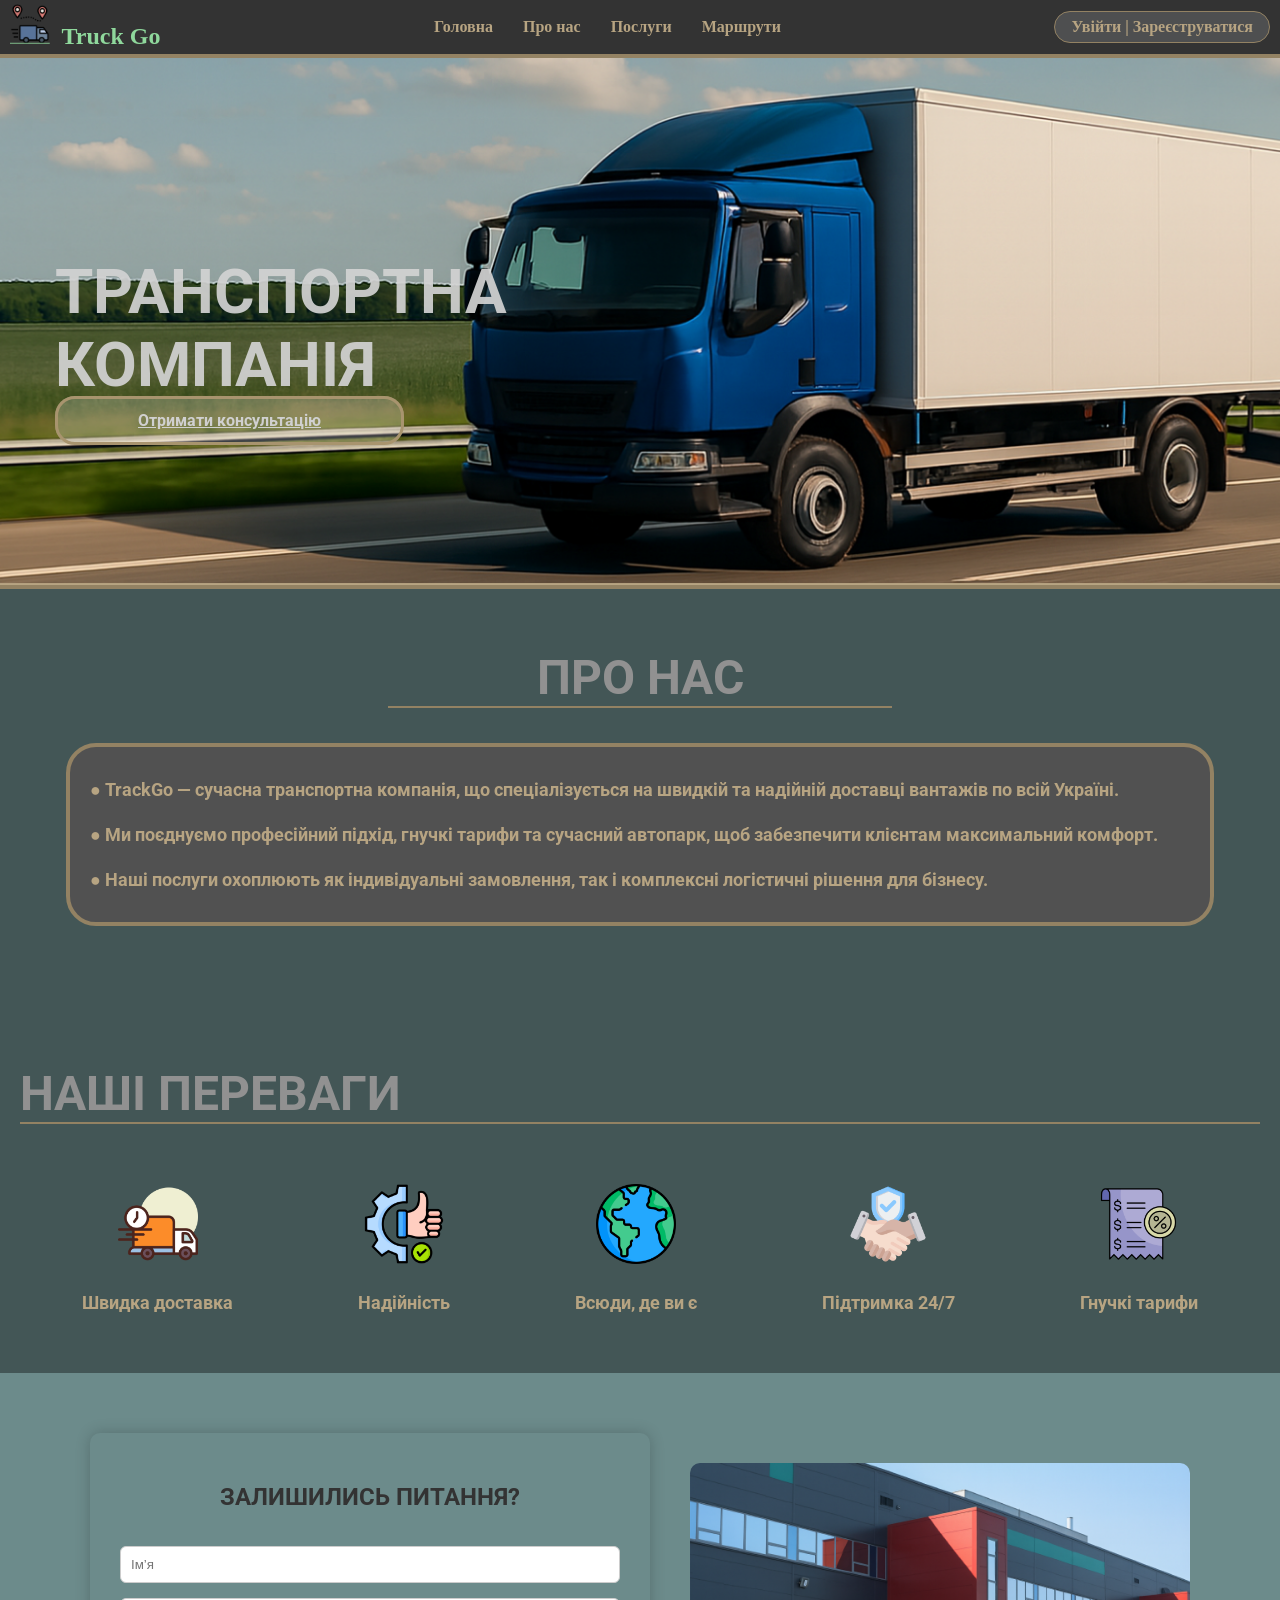
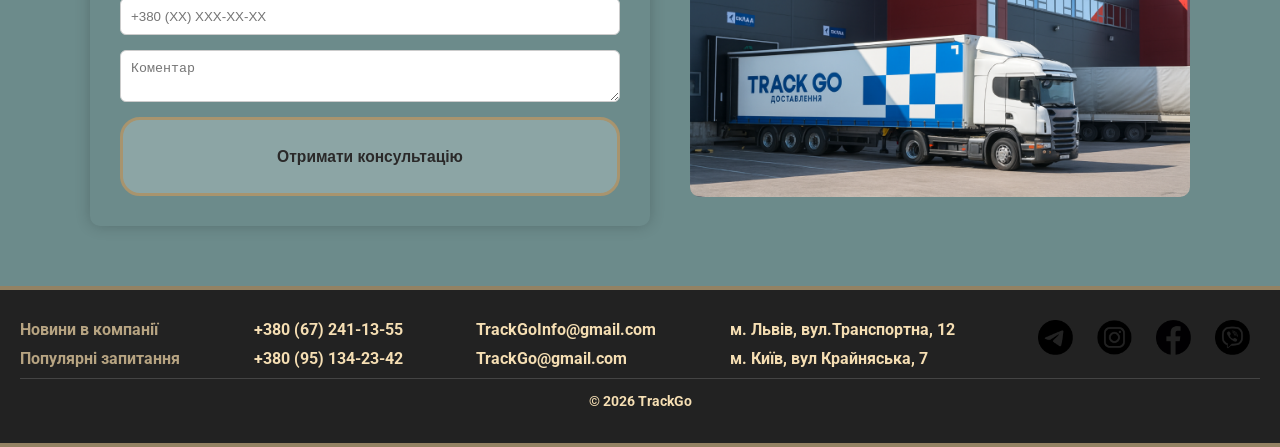
<file: index.html>
<!DOCTYPE html>
<html lang="uk">
<head>
  <meta charset="UTF-8">
  <title>Truck_Go</title>
  <link rel="stylesheet" href="main.css">
  <link href="https://fonts.googleapis.com/css2?family=Roboto:wght@400;700&display=swap" rel="stylesheet">
  <meta name="viewport" content="width=device-width, initial-scale=1, viewport-fit=cover">

</head>
  <header>
    <div class="logo">
       <img src="images/image.png" alt="Логотип компанії" class="logo-img">
        <span class="logo-text">Truck Go</span>
    </div>  
    <nav class="menu">
      <a href="index.html">Головна</a>
      <a href="Pro_nas.html">Про нас</a>
      <a href="Poslugi.html">Послуги</a>
      <a href="routes.html">Маршрути</a>
    </nav>

    <div class="right-menu">
      <button class="burger" aria-label="Відкрити меню" aria-expanded="false">☰</button>
      <a href="#" class="button1" id="authLink">Увійти | Зареєструватися</a>
    </div> 
  </header>
<body>

<!-- Модальне вікно -->
<div id="authModal" class="modal" aria-hidden="true" role="dialog" aria-modal="true">
  <div class="modal-content" role="document">
    <button id="closeModal" class="close" aria-label="Закрити модальне вікно">&times;</button>

    <!-- Таби керування -->
    <div class="auth-tabs" role="tablist" aria-label="Авторизація">
      <button class="tab-btn active" data-target="loginPanel" role="tab" aria-selected="true" aria-controls="loginPanel">Увійти</button>
      <button class="tab-btn" data-target="registerPanel" role="tab" aria-selected="false" aria-controls="registerPanel">Зареєструватись</button>
    </div>

    <!-- Контейнер форм -->
    <div class="auth-forms">

      <!-- Логін -->
      <div id="loginPanel" class="panel" role="tabpanel" aria-hidden="false">
        <h2>Увійти</h2>
        <form id="loginForm" novalidate>
          <label for="loginEmail">Email</label>
          <input id="loginEmail" type="email" name="email" required autocomplete="email">
          <label for="loginPassword">Пароль</label>
          <input id="loginPassword" type="password" name="password" required autocomplete="current-password">
          <div class="panel-actions">
            <button type="submit" class="btn primary">Увійти</button>
            <button type="button" class="btn link" data-switch="registerPanel">Немає акаунту? Зареєструватись</button>
          </div>
        </form>
      </div>

      <!-- Реєстрація -->
      <div id="registerPanel" class="panel hidden" role="tabpanel" aria-hidden="true">
        <h2>Зареєструватись</h2>
        <form id="registerForm" novalidate>
          <label for="regName">Ім’я</label>
          <input id="regName" type="text" name="name" required autocomplete="name">
          <label for="regEmail">Email</label>
          <input id="regEmail" type="email" name="email" required autocomplete="email">
          <label for="regPassword">Пароль</label>
          <input id="regPassword" type="password" name="password" required autocomplete="new-password">
          <div class="panel-actions">
            <button type="submit" class="btn primary">Зареєструватись</button>
            <button type="button" class="btn link" data-switch="loginPanel">Вже є акаунт? Увійти</button>
          </div>
        </form>
      </div>

    </div>
  </div>
</div>


  <!-- Banner -->
  <div class="banner">
    <h1>ТРАНСПОРТНА<br>КОМПАНІЯ</h1>
    <a class="button" href="#consultForm"><b>Отримати консультацію</b></a>
  </div>  

  <!-- About -->
  <div class="about">
    <h2>ПРО НАС</h2>
    <p><b>● TrackGo — сучасна транспортна компанія, що спеціалізується на швидкій та надійній доставці вантажів по всій Україні. 
    <br>● Ми поєднуємо професійний підхід, гнучкі тарифи та сучасний автопарк, щоб забезпечити клієнтам максимальний комфорт.
    <br>● Наші послуги охоплюють як індивідуальні замовлення, так і комплексні логістичні рішення для бізнесу.</b></p>
    </div>

  <!-- Advantages -->
  <div class="advantages">
    <h2>НАШІ ПЕРЕВАГИ</h2>
  <div class="adv-item">
    <img src="images/image copy 2.png" alt="Швидка доставка">
    <p>Швидка доставка</p>
  </div>
  <div class="adv-item">
    <img src="images/image copy 3.png" alt="Надійність">
    <p>Надійність</p>
  </div>
  <div class="adv-item">
    <img src="images/image copy 4.png" alt="Всюди, де ви є">
    <p>Всюди, де ви є</p>
  </div>
  <div class="adv-item">
    <img src="images/image copy 5.png" alt="Підтримка 24/7">
    <p>Підтримка 24/7</p>
  </div>
  <div class="adv-item">
    <img src="images/image copy.png" alt="Гнучкі тарифи">
    <p>Гнучкі тарифи</p>
  </div>
  </div>
</div>


 
<div id="consultForm" class="contact-section">
  <div class="contact-container">
   
    <form class="contact-form">
      <h2>ЗАЛИШИЛИСЬ ПИТАННЯ?</h2>
      <input type="text" placeholder="Ім’я" required>
      <input type="tel" placeholder="+380 (XX) XXX-XX-XX" required>
      <textarea placeholder="Коментар"></textarea>
      <button type="submit" class="button"><h3><b>Отримати консультацію</b></h3></button>
    </form>

  
    <div class="contact-image">
      <img src="images/image copy 7.png" alt="Truck Go Logistics">
    </div>
  </div>
</div>


  <!-- Footer -->
  <footer class="footer">
  <div class="footer-container">

    <!-- Ліва колонка -->
    <div class="footer-column">
      <a href="new_info.html"><p>Новини в компанії</p></a>
      <a href="popular_faq.html"><p>Популярні запитання</p></a>
    </div>

    <!-- Права колонка -->
    <div class="footer-column">
      <p>+380 (67) 241-13-55</p>
      <p>+380 (95) 134-23-42</p>
    </div>

    <div class="footer-column">
      <p>TrackGoInfo@gmail.com</p>
      <p>TrackGo@gmail.com</p>
    </div>

    <div class="footer-column">
      <p>м. Львів, вул.Транспортна, 12</p>
      <p>м. Київ, вул Крайняська, 7</p>
    </div>
      
    <!-- Соцмережі -->
    <div class="footer-column">
      <img src="icons/image.png" alt="telegram">
      <img src="icons/image copy.png" alt="instagram">
      <img src="icons/image copy 2.png" alt="facebook">
      <img src="icons/image copy 3.png" alt="viber">
    </div>
  </div>

  <!-- Копірайт -->
  <div class="footer-bottom">
    <p>© 2026 TrackGo</p>
  </div>
</footer>

 <script src="js/burger.js"></script>
 <script src="js/login.js"></script>
</body>
</html>
</file>
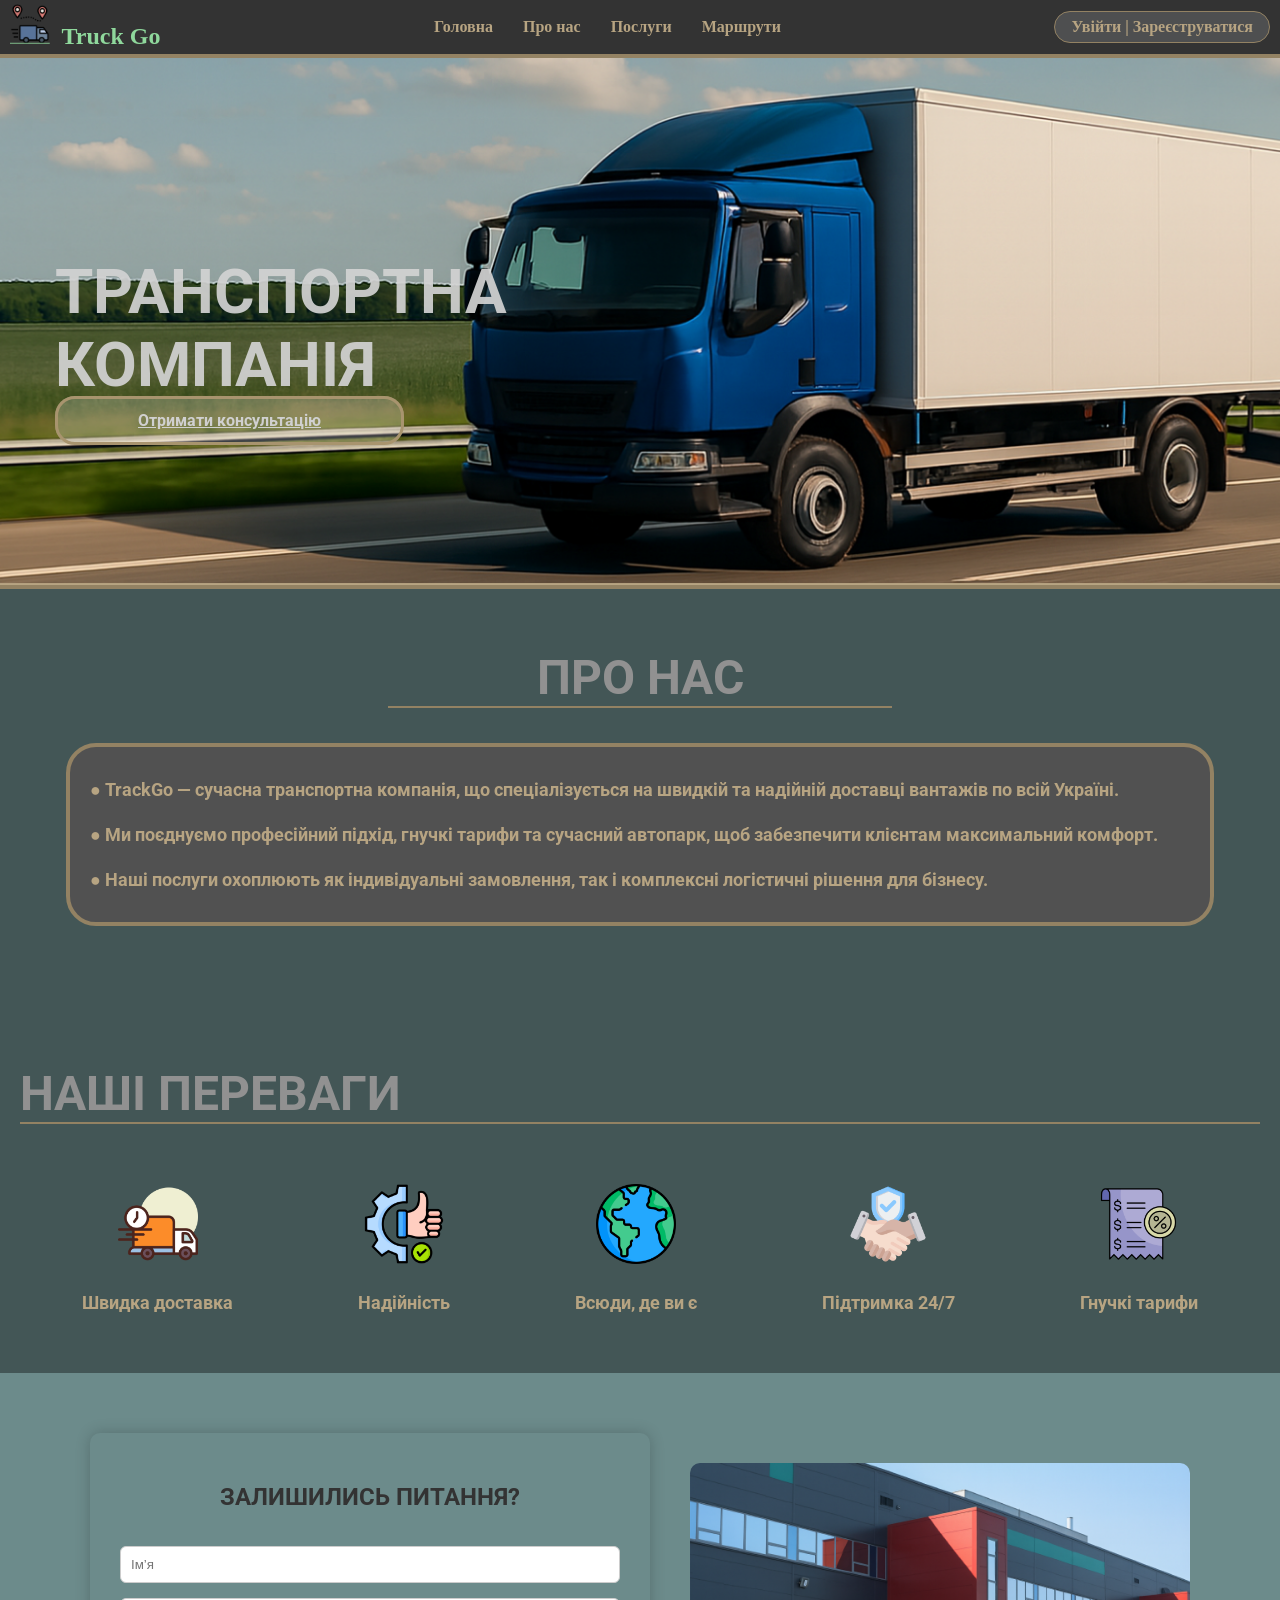
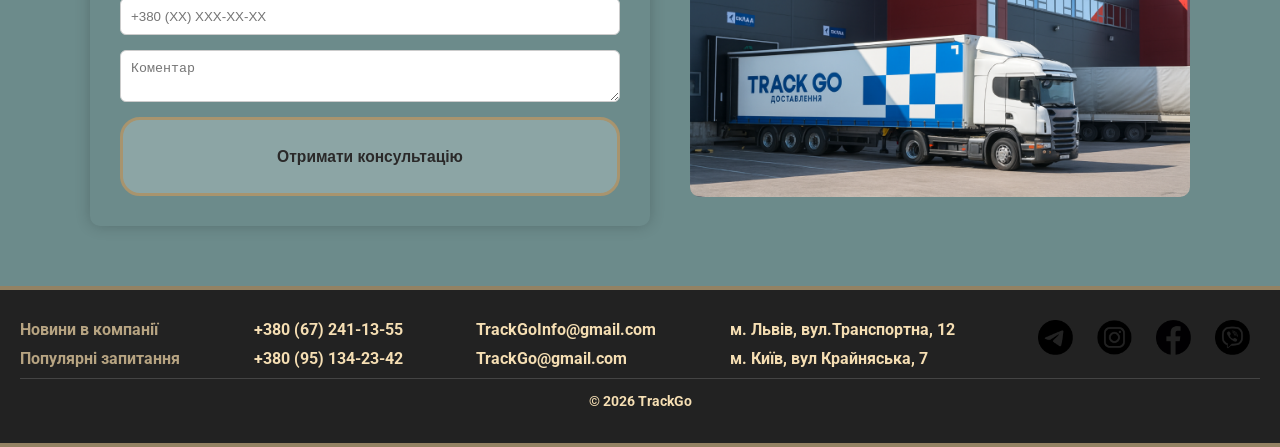
<file: main.html>
<!DOCTYPE html>
<html lang="uk">
<head>
  <meta charset="UTF-8">
  <title>Truck_Go</title>
  <link rel="stylesheet" href="main.css">
  <link href="https://fonts.googleapis.com/css2?family=Roboto:wght@400;700&display=swap" rel="stylesheet">
  <meta name="viewport" content="width=device-width, initial-scale=1, viewport-fit=cover">

</head>
  <header>
    <div class="logo">
       <img src="images/image.png" alt="Логотип компанії" class="logo-img">
        <span class="logo-text">Truck Go</span>
    </div>  
    <nav class="menu">
      <a href="main.html">Головна</a>
      <a href="Pro_nas.html">Про нас</a>
      <a href="Poslugi.html">Послуги</a>
      <a href="routes.html">Маршрути</a>
    </nav>

    <div class="right-menu">
      <button class="burger" aria-label="Відкрити меню" aria-expanded="false">☰</button>
      <a href="#" class="button1" id="authLink">Увійти | Зареєструватися</a>
    </div> 
  </header>
<body>

<!-- Модальне вікно -->
<div id="authModal" class="modal" aria-hidden="true" role="dialog" aria-modal="true">
  <div class="modal-content" role="document">
    <button id="closeModal" class="close" aria-label="Закрити модальне вікно">&times;</button>

    <!-- Таби керування -->
    <div class="auth-tabs" role="tablist" aria-label="Авторизація">
      <button class="tab-btn active" data-target="loginPanel" role="tab" aria-selected="true" aria-controls="loginPanel">Увійти</button>
      <button class="tab-btn" data-target="registerPanel" role="tab" aria-selected="false" aria-controls="registerPanel">Зареєструватись</button>
    </div>

    <!-- Контейнер форм -->
    <div class="auth-forms">

      <!-- Логін -->
      <div id="loginPanel" class="panel" role="tabpanel" aria-hidden="false">
        <h2>Увійти</h2>
        <form id="loginForm" novalidate>
          <label for="loginEmail">Email</label>
          <input id="loginEmail" type="email" name="email" required autocomplete="email">
          <label for="loginPassword">Пароль</label>
          <input id="loginPassword" type="password" name="password" required autocomplete="current-password">
          <div class="panel-actions">
            <button type="submit" class="btn primary">Увійти</button>
            <button type="button" class="btn link" data-switch="registerPanel">Немає акаунту? Зареєструватись</button>
          </div>
        </form>
      </div>

      <!-- Реєстрація -->
      <div id="registerPanel" class="panel hidden" role="tabpanel" aria-hidden="true">
        <h2>Зареєструватись</h2>
        <form id="registerForm" novalidate>
          <label for="regName">Ім’я</label>
          <input id="regName" type="text" name="name" required autocomplete="name">
          <label for="regEmail">Email</label>
          <input id="regEmail" type="email" name="email" required autocomplete="email">
          <label for="regPassword">Пароль</label>
          <input id="regPassword" type="password" name="password" required autocomplete="new-password">
          <div class="panel-actions">
            <button type="submit" class="btn primary">Зареєструватись</button>
            <button type="button" class="btn link" data-switch="loginPanel">Вже є акаунт? Увійти</button>
          </div>
        </form>
      </div>

    </div>
  </div>
</div>


  <!-- Banner -->
  <div class="banner">
    <h1>ТРАНСПОРТНА<br>КОМПАНІЯ</h1>
    <a class="button" href="#consultForm"><b>Отримати консультацію</b></a>
  </div>  

  <!-- About -->
  <div class="about">
    <h2>ПРО НАС</h2>
    <p><b>● TrackGo — сучасна транспортна компанія, що спеціалізується на швидкій та надійній доставці вантажів по всій Україні. 
    <br>● Ми поєднуємо професійний підхід, гнучкі тарифи та сучасний автопарк, щоб забезпечити клієнтам максимальний комфорт.
    <br>● Наші послуги охоплюють як індивідуальні замовлення, так і комплексні логістичні рішення для бізнесу.</b></p>
    </div>

  <!-- Advantages -->
  <div class="advantages">
    <h2>НАШІ ПЕРЕВАГИ</h2>
  <div class="adv-item">
    <img src="images/image copy 2.png" alt="Швидка доставка">
    <p>Швидка доставка</p>
  </div>
  <div class="adv-item">
    <img src="images/image copy 3.png" alt="Надійність">
    <p>Надійність</p>
  </div>
  <div class="adv-item">
    <img src="images/image copy 4.png" alt="Всюди, де ви є">
    <p>Всюди, де ви є</p>
  </div>
  <div class="adv-item">
    <img src="images/image copy 5.png" alt="Підтримка 24/7">
    <p>Підтримка 24/7</p>
  </div>
  <div class="adv-item">
    <img src="images/image copy.png" alt="Гнучкі тарифи">
    <p>Гнучкі тарифи</p>
  </div>
  </div>
</div>


 
<div id="consultForm" class="contact-section">
  <div class="contact-container">
   
    <form class="contact-form">
      <h2>ЗАЛИШИЛИСЬ ПИТАННЯ?</h2>
      <input type="text" placeholder="Ім’я" required>
      <input type="tel" placeholder="+380 (XX) XXX-XX-XX" required>
      <textarea placeholder="Коментар"></textarea>
      <button type="submit" class="button"><h3><b>Отримати консультацію</b></h3></button>
    </form>

  
    <div class="contact-image">
      <img src="images/image copy 7.png" alt="Truck Go Logistics">
    </div>
  </div>
</div>


  <!-- Footer -->
  <footer class="footer">
  <div class="footer-container">

    <!-- Ліва колонка -->
    <div class="footer-column">
      <a href="new_info.html"><p>Новини в компанії</p></a>
      <a href="popular_faq.html"><p>Популярні запитання</p></a>
    </div>

    <!-- Права колонка -->
    <div class="footer-column">
      <p>+380 (67) 241-13-55</p>
      <p>+380 (95) 134-23-42</p>
    </div>

    <div class="footer-column">
      <p>TrackGoInfo@gmail.com</p>
      <p>TrackGo@gmail.com</p>
    </div>

    <div class="footer-column">
      <p>м. Львів, вул.Транспортна, 12</p>
      <p>м. Київ, вул Крайняська, 7</p>
    </div>
      
    <!-- Соцмережі -->
    <div class="footer-column">
      <img src="icons/image.png" alt="telegram">
      <img src="icons/image copy.png" alt="instagram">
      <img src="icons/image copy 2.png" alt="facebook">
      <img src="icons/image copy 3.png" alt="viber">
    </div>
  </div>

  <!-- Копірайт -->
  <div class="footer-bottom">
    <p>© 2026 TrackGo</p>
  </div>
</footer>

 <script src="js/burger.js"></script>
 <script src="js/login.js"></script>
</body>
</html>
</file>
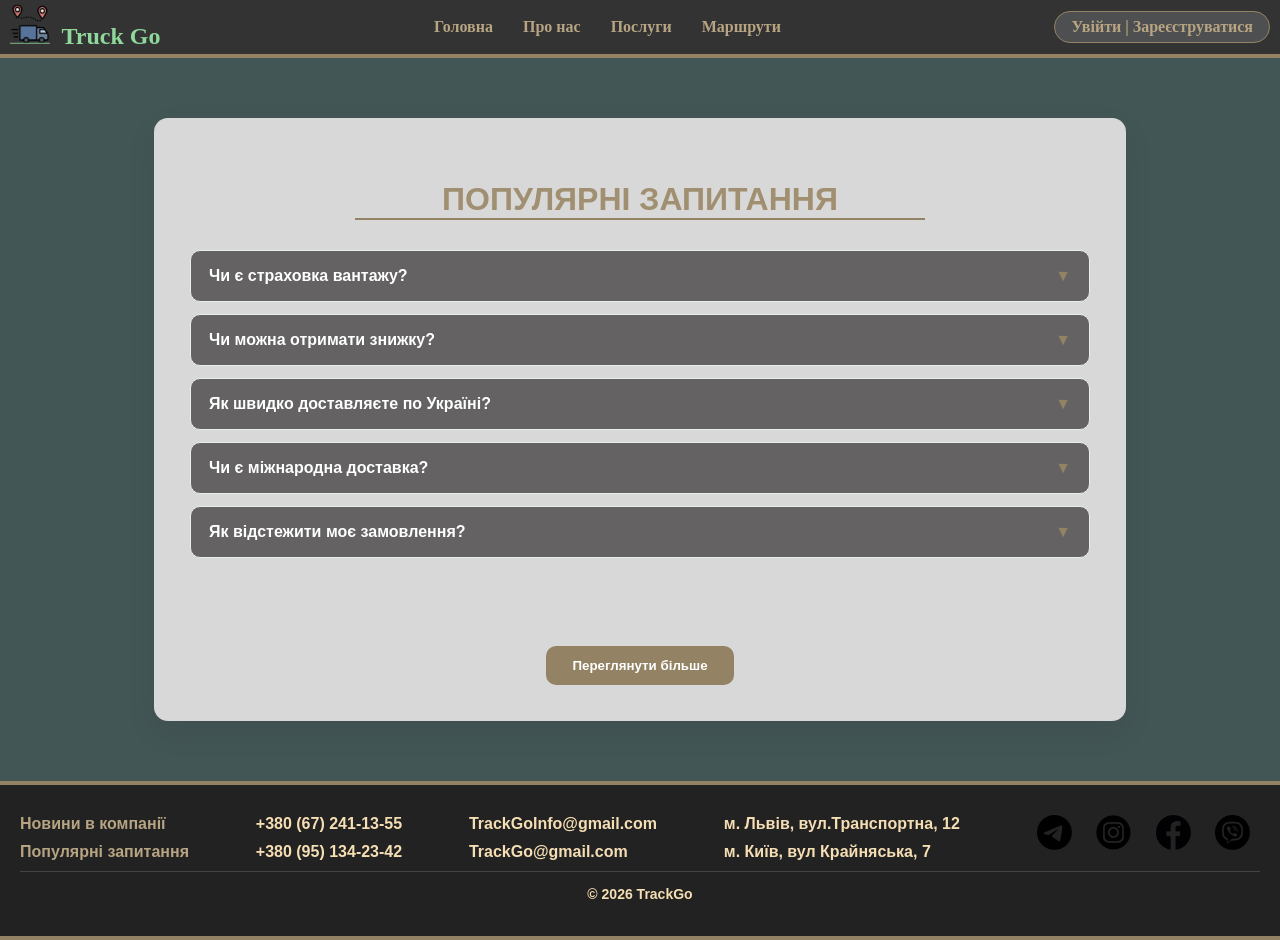
<file: popular_faq.html>
<!DOCTYPE html>
<html lang="en">
<head>
    <meta charset="UTF-8">
    <meta name="viewport" content="width=device-width, initial-scale=1.0">
    <title>Document</title>
    <link rel="stylesheet" href="main.css">
    <link rel="stylesheet" href="popular_faq.css">

</head>

<header>
    <div class="logo">
        <img src="images/image.png" alt="" class="logo-img">
        <span class="logo-text">Truck Go</span>
    </div>  
    <nav class="menu">
      <a href="index.html">Головна</a>
      <a href="Pro_nas.html">Про нас</a>
      <a href="Poslugi.html">Послуги</a>
      <a href="routes.html">Маршрути</a>
    </nav>
   <div class="right-menu">
      <button class="burger" aria-label="Відкрити меню" aria-expanded="false">☰</button>
      <a href="#" class="button1" id="authLink">Увійти | Зареєструватися</a>
    </div> 
  </header>
<body>
<!-- Модальне вікно -->
<div id="authModal" class="modal" aria-hidden="true" role="dialog" aria-modal="true">
  <div class="modal-content" role="document">
    <button id="closeModal" class="close" aria-label="Закрити модальне вікно">&times;</button>

    <!-- Таби керування -->
    <div class="auth-tabs" role="tablist" aria-label="Авторизація">
      <button class="tab-btn active" data-target="loginPanel" role="tab" aria-selected="true" aria-controls="loginPanel">Увійти</button>
      <button class="tab-btn" data-target="registerPanel" role="tab" aria-selected="false" aria-controls="registerPanel">Зареєструватись</button>
    </div>

    <!-- Контейнер форм -->
    <div class="auth-forms">

      <!-- Логін -->
      <div id="loginPanel" class="panel" role="tabpanel" aria-hidden="false">
        <h2>Увійти</h2>
        <form id="loginForm" novalidate>
          <label for="loginEmail">Email</label>
          <input id="loginEmail" type="email" name="email" required autocomplete="email">
          <label for="loginPassword">Пароль</label>
          <input id="loginPassword" type="password" name="password" required autocomplete="current-password">
          <div class="panel-actions">
            <button type="submit" class="btn primary">Увійти</button>
            <button type="button" class="btn link" data-switch="registerPanel">Немає акаунту? Зареєструватись</button>
          </div>
        </form>
      </div>

      <!-- Реєстрація -->
      <div id="registerPanel" class="panel hidden" role="tabpanel" aria-hidden="true">
        <h2>Зареєструватись</h2>
        <form id="registerForm" novalidate>
          <label for="regName">Ім’я</label>
          <input id="regName" type="text" name="name" required autocomplete="name">
          <label for="regEmail">Email</label>
          <input id="regEmail" type="email" name="email" required autocomplete="email">
          <label for="regPassword">Пароль</label>
          <input id="regPassword" type="password" name="password" required autocomplete="new-password">
          <div class="panel-actions">
            <button type="submit" class="btn primary">Зареєструватись</button>
            <button type="button" class="btn link" data-switch="loginPanel">Вже є акаунт? Увійти</button>
          </div>
        </form>
      </div>

    </div>
  </div>
</div>


<div class="faq">
  <h2><b>ПОПУЛЯРНІ ЗАПИТАННЯ</b></h2>

  <!-- Основні питання -->
  <div class="faq-item">
    <button class="faq-summary">Чи є страховка вантажу? <span class="arrow">▼</span></button>
    <div class="faq-content"><p>Так, ми страхуємо всі вантажі без додаткової плати.</p></div>
  </div>

  <div class="faq-item">
    <button class="faq-summary">Чи можна отримати знижку? <span class="arrow">▼</span></button>
    <div class="faq-content"><p>Для постійних клієнтів діє система лояльності.</p></div>
  </div>

  <div class="faq-item">
    <button class="faq-summary">Як швидко доставляєте по Україні? <span class="arrow">▼</span></button>
    <div class="faq-content"><p>Зазвичай доставка займає 1–3 дні залежно від відстані.</p></div>
  </div>

  <div class="faq-item">
    <button class="faq-summary">Чи є міжнародна доставка? <span class="arrow">▼</span></button>
    <div class="faq-content"><p>Так, ми доставляємо у країни ЄС, США та Канаду.</p></div>
  </div>

  <div class="faq-item">
    <button class="faq-summary">Як відстежити моє замовлення? <span class="arrow">▼</span></button>
    <div class="faq-content"><p>Ви отримуєте трек‑номер, який можна перевірити на нашому сайті.</p></div>
  </div>

  <!-- Додаткові питання (спочатку приховані) -->
  <div class="faq-item extra">
    <button class="faq-summary">Чи можна змінити адресу доставки? <span class="arrow">▼</span></button>
    <div class="faq-content"><p>Так, але потрібно повідомити нас не пізніше ніж за 12 годин до відправки.</p></div>
  </div>

  <div class="faq-item extra">
    <button class="faq-summary">Які способи оплати доступні? <span class="arrow">▼</span></button>
    <div class="faq-content"><p>Готівка, банківська картка, онлайн‑платежі.</p></div>
  </div>

  <div class="faq-item extra">
    <button class="faq-summary">Чи є обмеження по вазі? <span class="arrow">▼</span></button>
    <div class="faq-content"><p>Ми перевозимо вантажі до 1000 кг, для більшого ваги потрібна індивідуальна домовленість.</p></div>
  </div>

  <div class="faq-item extra">
    <button class="faq-summary">Чи можна замовити доставку у вихідні? <span class="arrow">▼</span></button>
    <div class="faq-content"><p>Так, але діє підвищений тариф.</p></div>
  </div>

  <div class="faq-item extra">
    <button class="faq-summary">Чи надаєте ви пакування вантажу? <span class="arrow">▼</span></button>
    <div class="faq-content"><p>Так, ми пропонуємо професійне пакування для безпечної доставки.</p></div>
  </div>

  <div class="faq-actions">
    <button class="faq-btn">Переглянути більше</button>
  </div>
</div>
  <!-- Footer -->
  <footer class="footer">
  <div class="footer-container">

    <!-- Ліва колонка -->
    <div class="footer-column">
    <a href="new_info.html"><p>Новини в компанії</p></a>
    <a href="popular_faq.html"><p>Популярні запитання</p></a>
    </div>

    <!-- Права колонка -->
    <div class="footer-column">
      <p>+380 (67) 241-13-55</p>
      <p>+380 (95) 134-23-42</p>
    </div>

    <div class="footer-column">
      <p>TrackGoInfo@gmail.com</p>
      <p>TrackGo@gmail.com</p>
    </div>

    <div class="footer-column">
      <p>м. Львів, вул.Транспортна, 12</p>
      <p>м. Київ, вул Крайняська, 7</p>
    </div>
      
    <!-- Соцмережі -->
    <div class="footer-column">
      <img src="icons/image.png" alt="telegram">
      <img src="icons/image copy.png" alt="instagram">
      <img src="icons/image copy 2.png" alt="facebook">
      <img src="icons/image copy 3.png" alt="viber">
    </div>
  </div>

  <!-- Копірайт -->
  <div class="footer-bottom">
    <p>© 2026 TrackGo</p>
  </div>
</footer>
<script src="js/burger.js"></script>
<script src="js/faq.js"></script>
<script src="js/login.js"></script>
</body>
</html>
</file>
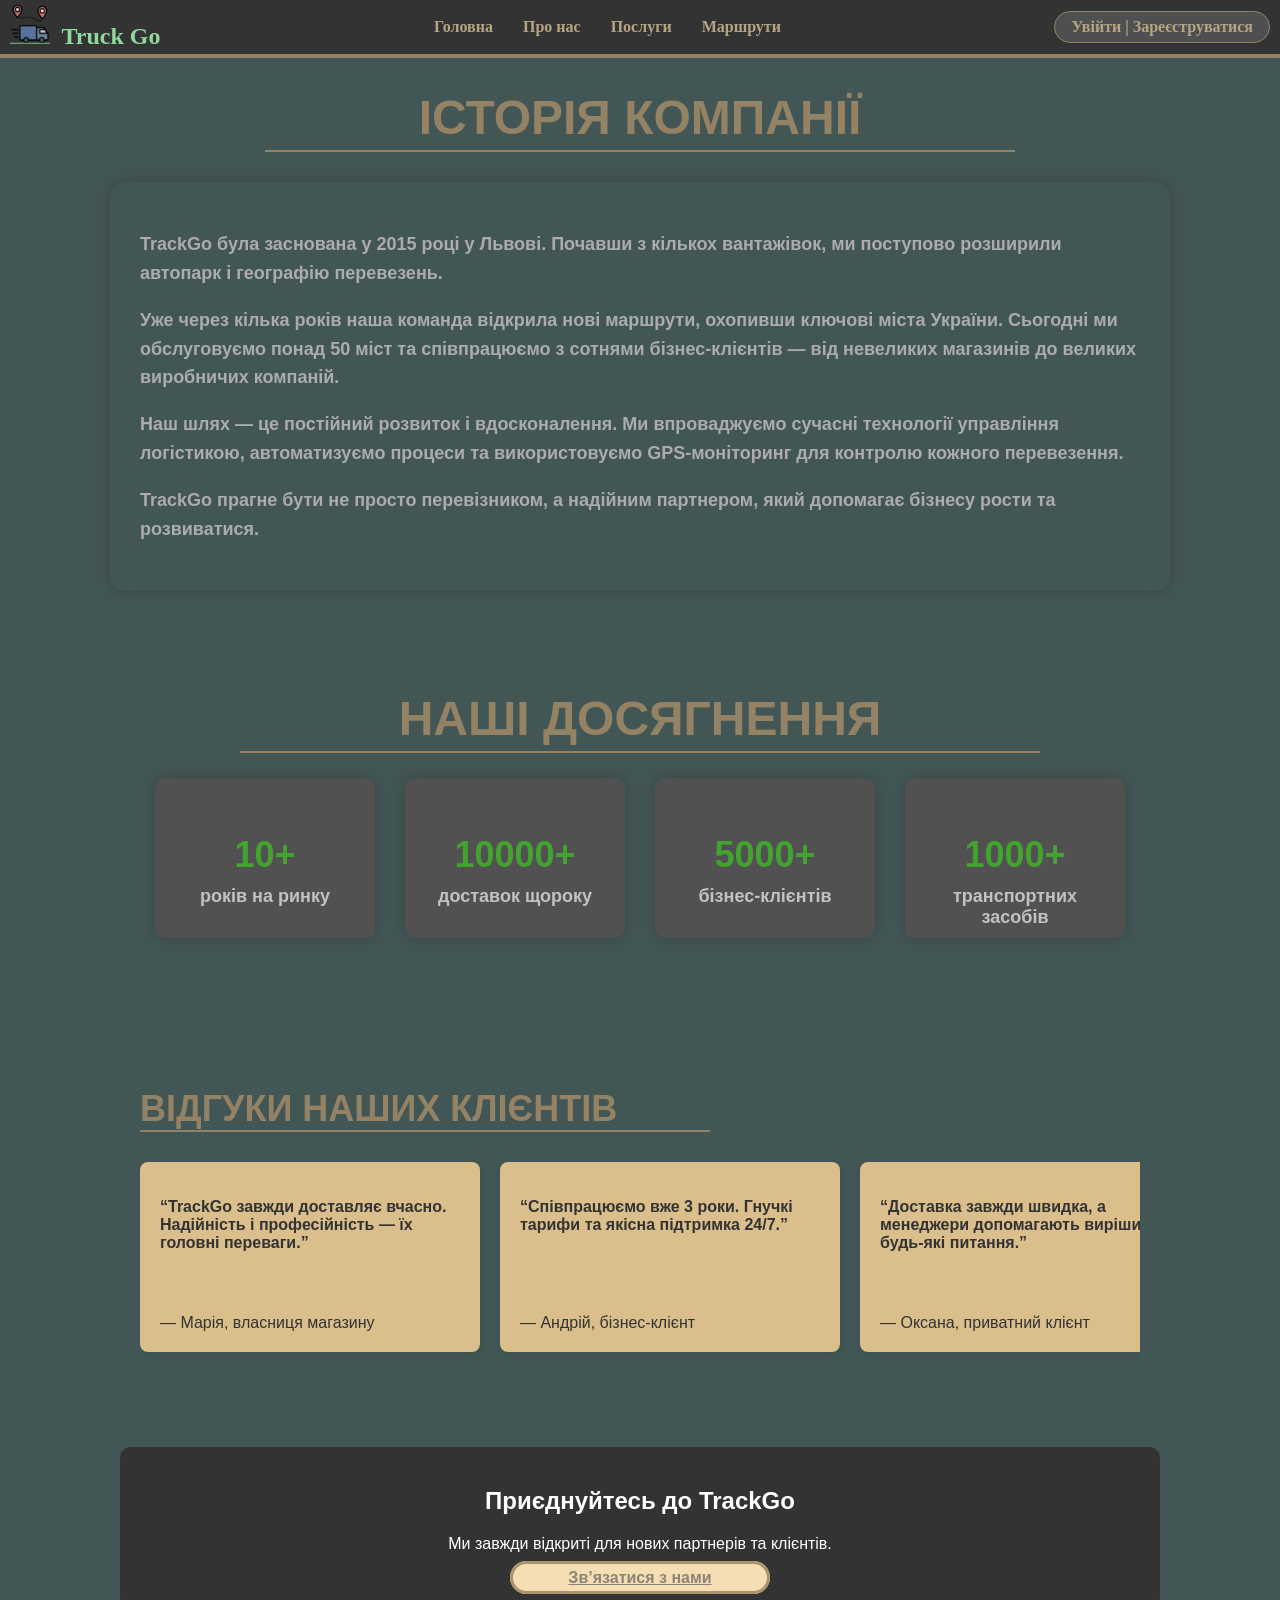
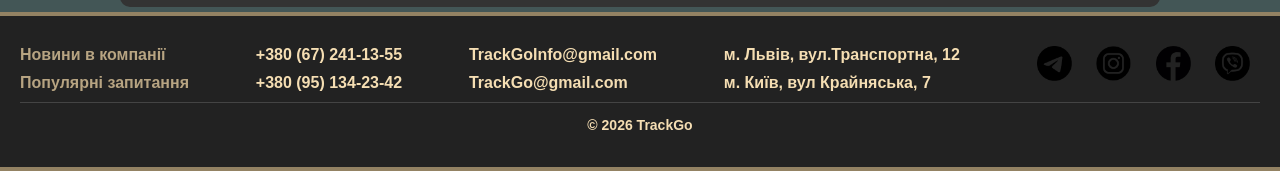
<file: Pro_nas.html>
<!DOCTYPE html>
<html lang="en">
<head>
    <meta charset="UTF-8">
    <meta name="viewport" content="width=device-width, initial-scale=1.0">
    <title>Document</title>
    <link rel="stylesheet" href="main.css">
    <link rel="stylesheet" href="Pro_nas.css">
</head>

  <header>
    <div class="logo">
        <img src="images/image.png" alt="" class="logo-img">
        <span class="logo-text">Truck Go</span>
    </div>  
    <nav class="menu">
      <a href="index.html">Головна</a>
      <a href="Pro_nas.html">Про нас</a>
      <a href="Poslugi.html">Послуги</a>
      <a href="routes.html">Маршрути</a>
    </nav>

    <div class="right-menu">
      <button class="burger" aria-label="Відкрити меню" aria-expanded="false">☰</button>
      <a href="#" class="button1" id="authLink">Увійти | Зареєструватися</a>
    </div> 
  </header>
<body>

<!-- Модальне вікно -->
<div id="authModal" class="modal" aria-hidden="true" role="dialog" aria-modal="true">
  <div class="modal-content" role="document">
    <button id="closeModal" class="close" aria-label="Закрити модальне вікно">&times;</button>

    <!-- Таби керування -->
    <div class="auth-tabs" role="tablist" aria-label="Авторизація">
      <button class="tab-btn active" data-target="loginPanel" role="tab" aria-selected="true" aria-controls="loginPanel">Увійти</button>
      <button class="tab-btn" data-target="registerPanel" role="tab" aria-selected="false" aria-controls="registerPanel">Зареєструватись</button>
    </div>

    <!-- Контейнер форм -->
    <div class="auth-forms">

      <!-- Логін -->
      <div id="loginPanel" class="panel" role="tabpanel" aria-hidden="false">
        <h2>Увійти</h2>
        <form id="loginForm" novalidate>
          <label for="loginEmail">Email</label>
          <input id="loginEmail" type="email" name="email" required autocomplete="email">
          <label for="loginPassword">Пароль</label>
          <input id="loginPassword" type="password" name="password" required autocomplete="current-password">
          <div class="panel-actions">
            <button type="submit" class="btn primary">Увійти</button>
            <button type="button" class="btn link" data-switch="registerPanel">Немає акаунту? Зареєструватись</button>
          </div>
        </form>
      </div>

      <!-- Реєстрація -->
      <div id="registerPanel" class="panel hidden" role="tabpanel" aria-hidden="true">
        <h2>Зареєструватись</h2>
        <form id="registerForm" novalidate>
          <label for="regName">Ім’я</label>
          <input id="regName" type="text" name="name" required autocomplete="name">
          <label for="regEmail">Email</label>
          <input id="regEmail" type="email" name="email" required autocomplete="email">
          <label for="regPassword">Пароль</label>
          <input id="regPassword" type="password" name="password" required autocomplete="new-password">
          <div class="panel-actions">
            <button type="submit" class="btn primary">Зареєструватись</button>
            <button type="button" class="btn link" data-switch="loginPanel">Вже є акаунт? Увійти</button>
          </div>
        </form>
      </div>

    </div>
  </div>
</div>



   <!-- Історія компанії -->
  <h1 class="comp"><b>ІСТОРІЯ КОМПАНІЇ</b></h1>
  <section class="company-history">
  <p><strong>TrackGo</strong> була заснована у 2015 році у Львові. Почавши з кількох вантажівок, ми поступово розширили автопарк і географію перевезень.</p>
  <p>Уже через кілька років наша команда відкрила нові маршрути, охопивши ключові міста України. Сьогодні ми обслуговуємо понад <strong>50 міст</strong> та співпрацюємо з сотнями бізнес‑клієнтів — від невеликих магазинів до великих виробничих компаній.</p>
  <p>Наш шлях — це постійний розвиток і вдосконалення. Ми впроваджуємо сучасні технології управління логістикою, автоматизуємо процеси та використовуємо GPS‑моніторинг для контролю кожного перевезення.</p>
  <p><strong>TrackGo</strong> прагне бути не просто перевізником, а надійним партнером, який допомагає бізнесу рости та розвиватися.</p>
  </section>
  <!-- Досягнення -->
  <section class="stats">
    <h2><b>НАШІ ДОСЯГНЕННЯ</b></h2>
    <div class="stats-grid">
      <div class="stat"><h3>10+</h3><p><b>років на ринку</b></p></div>
      <div class="stat"><h3>10000+</h3><p><b>доставок щороку</b></p></div>
      <div class="stat"><h3>5000+</h3><p><b>бізнес‑клієнтів</b></p></div>
      <div class="stat"><h3>1000+</h3><p><b>транспортних засобів</b></p></div>
    </div>
  </section>

  <!-- Відгуки -->
  <section class="testimonials">
  <h2 class="testimonial-title"><b>ВІДГУКИ НАШИХ КЛІЄНТІВ</b></h2>
  <div class="testimonial-wrapper" id ="testimonialWrapper">
  <div class="testimonial-slider" id="testimonialSlider">
    <div class="testimonial">
      <p><strong>“TrackGo завжди доставляє вчасно. Надійність і професійність — їх головні переваги.”</strong></p>
      <span>— Марія, власниця магазину</span>
    </div>
    <div class="testimonial">
      <p><strong>“Співпрацюємо вже 3 роки. Гнучкі тарифи та якісна підтримка 24/7.”</strong></p>
      <span>— Андрій, бізнес‑клієнт</span>
    </div>
    <div class="testimonial">
      <p><strong>“Доставка завжди швидка, а менеджери допомагають вирішити будь‑які питання.”</strong></p>
      <span>— Оксана, приватний клієнт</span>
    </div>
    <div class="testimonial">
      <p><strong>“TrackGo — це наш надійний партнер у логістиці. Рекомендуємо всім!”</strong></p>
      <span>— Сергій, директор компанії</span>
    </div>
    <div class="testimonial">
      <p><strong>“Зручний сервіс, прозорі тарифи та якісна підтримка. Дуже задоволені співпрацею.”</strong></p>
      <span>— Катерина, e‑commerce бізнес</span>
    </div>
    <div class="testimonial">
      <p><strong>“Водії завжди ввічливі, вантажі доставляються без пошкоджень.”</strong></p>
      <span>— Дмитро, виробнича компанія</span>
    </div>
    <div class="testimonial">
      <p><strong>“TrackGo допомогли оптимізувати наші логістичні витрати. Це справжні професіонали.”</strong></p>
      <span>— Ірина, менеджер з постачання</span>
    </div>
    <div class="testimonial">
      <p><strong>“Використовуємо їхні послуги для міжнародних перевезень — все на високому рівні.”</strong></p>
      <span>— Павло, імпорт‑експорт бізнес</span>
    </div>
    <div class="testimonial">
      <p><strong>“Завдяки TrackGo ми змогли розширити наш інтернет‑магазин по всій Україні.”</strong></p>
      <span>— Юлія, власниця онлайн‑бізнесу</span>
    </div>
    <div class="testimonial">
      <p><strong>“Надійність, швидкість і доступні ціни — саме тому ми обрали TrackGo.”</strong></p>
      <span>— Олег, корпоративний клієнт</span>
    </div>
  </div>
</div>
</div>  
</section>


  <!-- CTA -->
  <section class="cta">
    <h2>Приєднуйтесь до TrackGo</h2>
    <p>Ми завжди відкриті для нових партнерів та клієнтів.</p>
    <a class="button" href="#consultForm"><b>Зв’язатися з нами</b></a>

  </section>

  
   <!-- Footer -->
  <footer class="footer">
  <div class="footer-container">

    <!-- Ліва колонка -->
    <div class="footer-column">
      <a href="new_info.html"><p>Новини в компанії</p></a>
      <a href="popular_faq.html"><p>Популярні запитання</p></a>
    </div>

    <!-- Права колонка -->
    <div class="footer-column">
      <p>+380 (67) 241-13-55</p>
      <p>+380 (95) 134-23-42</p>
    </div>

    <div class="footer-column">
      <p>TrackGoInfo@gmail.com</p>
      <p>TrackGo@gmail.com</p>
    </div>

    <div class="footer-column">
      <p>м. Львів, вул.Транспортна, 12</p>
      <p>м. Київ, вул Крайняська, 7</p>
    </div>
      
    <!-- Соцмережі -->
    <div class="footer-column">
      <img src="icons/image.png" alt="telegram">
      <img src="icons/image copy.png" alt="instagram">
      <img src="icons/image copy 2.png" alt="facebook">
      <img src="icons/image copy 3.png" alt="viber">
    </div>
  </div>

  <!-- Копірайт -->
  <div class="footer-bottom">
    <p>© 2026 TrackGo</p>
  </div>
</footer>

  <script src="js/burger.js"></script>
  <script src="js/login.js"></script>
 
</body>
</html>
</file>
<file: main.css>
body {
  font-family: 'Roboto', sans-serif;
  margin: 0;
  background:#435656;
  color: #333;
}

header {
  display: flex;
  justify-content: space-between;
  align-items: center;
  background: #333;
  color: #8FD89C;
  padding: 4px 10px;
  font-family: Inter;
  font-weight: 700;
  font-style: Bold;
  border-bottom: 4px solid #938263;
}
.logo {
  font-size: 24px;
  font-weight: bold;
}
.logo img {
  height: 40px;
  margin-right: 6px;
}
.menu {
  display: flex;
  gap: 30px;
}
.menu a {
  text-decoration: none;
  color: #B7A482;
}
.menu a:hover {
  color: #e6d797; 
}

.right-menu {
  display: flex;
  gap: 20px;
  align-items: center;
}
.right-menu a {
  text-decoration: none;
  color: #B7A482;
}
.right-menu a:hover {
  color: #e6d797;
}
.button1{
    padding: 6px 16px;
    background-color:#aeb3b638;
    border: 1px solid #938263;
    border-radius: 20px;
    transition: background-color 0.3s ease;
    }

.button1:hover {
    background-color: #888073;
    }


.burger {
  display: none;
}

/* LOGIN */
.modal {
  display: none;
  position: fixed;
  inset: 0;
  background: rgba(0,0,0,0.6);
  align-items: center;
  justify-content: center;
  z-index: 3000;
  padding: 20px;
}
.modal[aria-hidden="false"] { display: flex; }
.modal-content {
  width: 640px;
  max-width: 100%;
  background: #fff;
  border-radius: 10px;
  padding: 18px;
  box-shadow: 0 18px 40px rgba(0,0,0,0.35);
  color: #222;
  position: relative;
  box-sizing: border-box;
}

.close {
  position: absolute;
  right: 14px;
  top: 10px;
  background: transparent;
  border: none;
  font-size: 26px;
  line-height: 1;
  cursor: pointer;
  color: #333;
}

.auth-tabs {
  display: flex;
  gap: 8px;
  margin-bottom: 14px;
}
.tab-btn {
  background: transparent;
  border: 2px solid transparent;
  padding: 8px 14px;
  border-radius: 8px;
  cursor: pointer;
  font-weight: 700;
  color: #444;
}
.tab-btn.active {
  background: #aa850b;
  color: #fff;
  border-color: #aa850b;
}
.auth-forms {
  display: block;
}

.panel {
  transition: opacity .18s ease, transform .18s ease;
  opacity: 1;
  transform: translateY(0);
}
.panel.hidden {
  opacity: 0;
  transform: translateY(8px);
  height: 0;
  overflow: hidden;
  pointer-events: none;
}

.panel h2 {
  margin: 0 0 12px;
  font-size: 20px;
  color: #222;
}
.modal-content label {
  display: block;
  margin: 8px 0 6px;
  font-weight: 600;
  font-size: 14px;
  color: #333;
}
.modal-content input {
  width: 100%;
  padding: 10px;
  border: 1px solid #ccc;
  border-radius: 8px;
  font-size: 14px;
  box-sizing: border-box;
}
.panel-actions {
  display: flex;
  gap: 10px;
  margin-top: 12px;
  align-items: center;
}

.btn {
  padding: 10px 14px;
  border-radius: 8px;
  border: none;
  cursor: pointer;
  font-weight: 700;
}
.btn.primary {
  background: #aa850b;
  color: #fff;
}
.btn.link {
  background: transparent;
  color: #444;
  border: 2px solid transparent;
  text-decoration: underline;
  padding: 8px 10px;
}

            /* FOTO */
.banner {
  background: url('images/1.png') no-repeat center/cover;
  color:#d2d2d2eb;
  padding: 155px 55px;
  border-bottom: 4px solid #938263;
}
.banner h1 { 
  font-size: 62px;
  margin-bottom: 10px;
}
.button {
  padding: 12px 80px;
  background-color:#fefefe38;
  color: #d0d0d0;
  border: 3px solid #a8946e;
  border-radius: 20px;
  transition: transform 0.3s ease;
}
.button:hover {
  transform: scale(1.1);
}
            /* About */
.about {
  background:#435656;
  padding: 60px 20px;
  text-align: center;
  color: white;
}
.about h2 {
  font-size: 48px;
  color:#919191; 
  border-bottom: 2px solid #938263;
  width: 504px;
  margin: 0 auto 35px;
}
.about p {
  color: #B7A482;
  background:#515151;
  padding: 20px;
  text-align: left;
  line-height: 2.5;   
  font-size: 18px;
  max-width: 1100px;
  margin: 0 auto 0px;
  border: 4px solid #938263;
  border-radius: 30px;
}
            /* Advantages */
.advantages {
  display: flex;
  justify-content: space-around;
  flex-wrap: wrap;
  padding: 40px 20px;
}

.advantages h2 {
  width: 100%;
  text-align: left 30;
  font-size: 48px;
  color:#919191; 
  border-bottom: 2px solid #938263;
  margin-bottom: 40px;
}

.adv-item {
  display: flex;
  flex-direction: column; 
  align-items: center;  
  text-align: center;
  margin: 20px;
  font-weight: bold;
}

.adv-item img {
  width: 80px;  
  height: auto;
  margin-bottom: 10px; 
}

.adv-item p {
  color:#B7A482; 
  font-size: 18px;
  margin-bottom: 0px;  
}

.contact-section {
  background: #6c8b8b; 
  padding: 60px 20px;
}

.contact-container {
  display: flex;
  justify-content: space-between;
  align-items: stretch; 
  max-width: 1100px;
  margin: 0 auto;
  gap: 40px;
}

.contact-form {
  flex: 1;
  display: flex;
  flex-direction: column;
  gap: 15px;
  padding: 30px;
  border-radius: 10px;
  box-shadow: 0 0 15px rgba(0,0,0,0.2);
}

.contact-form h2 {
  margin-bottom: 20px;
  text-align: center;
}

.contact-form h3 {
  color:#2a2929;
}

.contact-form input, .contact-form textarea {
  padding: 10px;
  border: 1px solid #ccc;
  border-radius: 6px;
}

.contact-image {
  flex: 1;
  display: flex;
  align-items: center;    
  justify-content: center;
}

.contact-image img {
  max-width: 100%;
  border-radius: 10px;
}


.footer {
  background: #222;
  color: #f5deb3; 
  padding: 20px 20px;
  border-bottom: 4px solid #938263;
  border-top: 4px solid #938263;
  font-weight: bold;
}

.footer-container {
  display: flex;
  justify-content: space-between;
  margin-bottom: 0px;
}

.footer-column a {
  text-decoration: none;
  color: #B7A482;
}

.footer-column a:hover {
  color: #e6d797; 
}

.footer-column p {
  margin:10px 0;
}
.footer-column img {
  height: 35px;
  width: 35px;
  padding: 10px;
}

.footer-bottom {
  text-align: center;
  border-top: 1px solid #444;
  padding: 0px ;
  font-size: 14px;
}

@media (max-width: 375px) {
  .container {
    max-width: 360px;
    padding: 0 12px;
    margin: 0 auto;
  }

html, body { 
  -webkit-text-size-adjust: 100%;
}
* { 
  box-sizing: border-box;
}
.logo { font-size: 18px; }
.logo img { height: 34px; }


.menu {
  display: none;
  position: absolute;
  top: 52px;
  right: 12px;
  background: #2e2e2e;
  border: 2px solid #938263;
  border-radius: 15px;
  padding: 12px;
  gap: 18px;
  }
.menu.active { 
  display: flex;
}

.burger { 
  border-radius: 5px;
  display:inline-flex;
  align-items:center;
  justify-content:center;
  width:34px; height:24px;
  background-color: #222;
  color:#B7A482;
  border:2px solid #938263;

}
.button1 {
  width: 170px;
  padding: 5px 14px;
  font-size: 12px;
  border-radius: 12px;
}
.button {
  max-width: 270px;
  padding: 5px 14px;
  font-size: 12px;
  border-radius: 12px;
}
  
.banner {
  padding: 52px ;
  text-align: center;
}
.banner h1 { 
  font-size: 24px;
}
  /* About */
.about { 
  padding: 28px 12px; 
}
.about h2 { 
  font-size: 22px;
  width: auto; 
  margin: 0 0 18px; 
}
.about p {
  font-size: 14px;
  line-height: 1.6;
  padding: 12px;
  border-radius: 18px;
}


/* LOGIN */

.modal-content { 
  width: 94%; 
  padding: 14px; 
  border-radius: 10px; 
}

.tab-btn { 
  padding: 8px 10px; 
  font-size: 14px; 
}
.modal-content input { 
  padding: 10px; 
  font-size: 14px; 
  border-radius: 8px; 
}
.btn { 
  padding: 12px;
  font-size: 15px;
  width: 100%;
}

.panel-actions { 
  flex-direction: column;
  gap: 8px;
}

.advantages { 
  flex-direction: column;
  gap: 8px;  
}
.advantages h2 { 
  font-size: 18px; 
  margin-bottom: 12px; 
}
.adv-item img { 
  width: 60px; 
}

.contact-container { 
  flex-direction: column; 
}
.modal-content { 
  width: 94%; 
  max-width: 300px; 
  padding: 14px; 
  border-radius: 10px;
}
.footer-container { 
  flex-direction: column; 
  gap: 12px; 
  align-items: center; 
  text-align: center; padding: 12px; 
}
}
</file>
<file: popular_faq.css>
.faq {
  max-width: 900px;
  margin: 60px auto;
  padding: 36px;
  background:#d8d8d8;
  border-radius: 14px;
  box-shadow: 0 12px 30px rgba(0,0,0,0.08);
  font-weight: 700; /* весь текст жирний */
  color: #938263 
}

/* Заголовок */
.faq h2 {
  text-align: center;
  font-size: 2rem;
  margin-bottom: 30px;
  color: #a08f70;
}
.faq h2::after{
  margin: 0 auto;
  content: "";
  display: block;
  width: 570px;
  border-bottom: #938263 2px solid;
}


.faq-item {
  margin: 12px 0;
  border-radius: 10px;
  background: #646262;
  border: 1px solid #e6efee;
  overflow: hidden;
  transition: box-shadow 0.25s ease, transform 0.2s ease;
}

.faq-summary {
  font-weight: bold;
  color: #ffffff;
  width: 100%;
  text-align: left;
  padding: 16px 18px;
  background: transparent;
  border: none;
  font-size: 1rem;
  display: flex;
  justify-content: space-between;
  align-items: center;
  cursor: pointer;
  gap: 12px;
}


.arrow {
  display: inline-block;
  transition: transform 0.35s cubic-bezier(.2,.9,.2,1);
  color: #938263;
}


.faq-content {
  max-height: 0;
  overflow: hidden;
  transition: max-height 0.5s ease, opacity 0.45s ease, padding 0.45s ease;
}

.faq-content p {
  margin: 12px 0 18px;
  color: rgb(255, 255, 255);
}


.faq-item.open .faq-content {
  max-height: 400px; 
  opacity: 1;
  padding: 12px 18px 18px;
}


.faq-item.open .arrow {
  transform: rotate(180deg);
}

.faq-item:hover {
  transform: translateY(-4px);
  box-shadow: 0 8px 20px rgba(0,0,0,0.06);
}


.faq-item.extra {
  max-height: 0;
  opacity: 0;
  transform: translateY(-6px);
  transition: max-height 0.5s ease, opacity 0.45s ease, transform 0.45s ease;
  pointer-events: none;
}

.faq.show-extra .faq-item.extra {
  max-height: 500px;
  opacity: 1;
  transform: translateY(0);
  pointer-events: auto;
}

.faq-actions {
  text-align: center;
  margin-top: 18px;
}

.faq-btn {
  padding: 12px 26px;
  border-radius: 10px;
  border: none;
  background: #938263;
  color: #fff;
  font-weight: 800;
  cursor: pointer;
  transition: transform 0.18s ease, box-shadow 0.18s ease;
}

.faq-btn:hover { 
  transform: translateY(-3px); 
  box-shadow: 0 8px 18px rgba(0,0,0,0.12);
}

/* Адаптив */
@media (max-width:375px){
  
.faq{
  max-width: 355px;
}
.faq h2{
  font-size: 20px
}
.faq-content {
  font-size: 14px;
}
.faq h2::after{
  max-width: 280px;
}


}
</file>
<file: Pro_nas.css>
.company-history, .company-values, .mission-vision, .stats, .team, .testimonials, .cta {
  padding: 60px 20px;
  max-width: 1000px;
  margin: 0 auto;
}
.company-history{ 
  margin-top : 30px;
  padding: 30px;
  border-radius: 15px;
  box-shadow: 0 0 15px rgba(0,0,0,0.2);
}
.comp{
    text-align : center;
    font-size: 48px;
    margin-bottom: 20px;
    color:  #938263;
}

.comp::after {
  content: "";
  display: block;
  width: 750px;
  border-bottom: #938263 2px solid;
  margin: 0 auto; 
  margin-top: 5px; 
}

.company-history p, .company-values p {
  font-weight: bold;
  font-size: 18px;
  line-height: 1.6;
  color: #acacac;
}

/* Досягнення */
.stats-grid {
  display: flex;
  flex-wrap: wrap;
  gap: 30px;
  justify-content: center;
}
.stat {
  background: #515151 ;
  padding: 20px;  
  border-radius: 10px;
  width: 200px;
  box-shadow: 0 0 15px rgba(0,0,0,0.2);
  text-align: center;
}

.stats h2 {
  text-align: center;
  font-size: 48px;
  margin-bottom: 25px;
  color:#938263;
}
.stats h2::after {
  content: "";
  display: block;
  width: 800px;
  border-bottom: #938263 2px solid;
  margin: 0 auto; 
  margin-top: 5px; 
}
.stat {
  padding: 20px;
  border-radius: 10px;
  width: 180px;
  height: 120px;
  box-shadow: 0 0 15px rgba(0,0,0,0.2);
  text-align: center;
}
.stat h3 {
  font-size: 36px;
  margin-bottom: 10px;
  color: #42a32f;
}

.stat p {
  font-size: 18px;
  color: #c4c1c1;
  margin: 0;
}
/* Відгуки */
.testimonial-wrapper {
  max-width: 1000px;          /* показуємо 3 картки */
  margin: 0 auto;
  overflow: hidden;           /* приховує зайве */
  overflow-x: auto;           /* дозволяє ручний скрол */
  scroll-snap-type: x mandatory;
  padding-bottom: 15px;
}

.testimonial-slider {
  display: flex;
  overflow-x: auto;
  scroll-snap-type: x mandatory;
  gap: 20px;
  padding-bottom: 20px;
}

.testimonial {
  flex: 0 0 300px;          /* ширина картки */
  height: 150px;            /* однакова висота */
  background:#dabe8c;
  padding: 20px;
  border-radius: 8px;
  box-shadow: 0 0 10px rgba(0,0,0,0.1);
  display: flex;            /* робимо flex для вирівнювання */
  flex-direction: column;
  justify-content: space-between; /* текст зверху, автор знизу */
}

.testimonial-title {
  text-align: left;
  font-size: 36px;
  color: #938263;
  margin-bottom: 30px;
}

.testimonial-title::after {
  content: "";
  display: block;
  width: 570px;
  border-bottom: #938263 2px solid;
}
/* Стиль для скролбару */
.testimonial-slider::-webkit-scrollbar {
  height: 8px;
}
.testimonial-slider::-webkit-scrollbar-track {
  background: #ddd;
  border-radius: 4px;
}
.testimonial-slider::-webkit-scrollbar-thumb {
  background: #938263;
  border-radius: 4px;
}


/* CTA блок */
.cta {
  background: #333;
  color: #fff;
  text-align: center;
  padding: 20px 20px;
  border-radius: 10px;
  margin-bottom: 5px;
}
.cta .button {
  background: #f5deb3;
  color: #8b8476;
  padding: 5px 55px; 
  transition: 0.3s;
}
.cta .button:hover {
  background: #ff6600;
  color: #fff;
}



/* ===== Mobile tweaks for Pro_nas (<=375px) ===== */
@media (max-width: 375px) {

  /* Загальні контейнери */
  .company-history,.company-values,.mission-vision,.stats,.team,.testimonials,.cta {
    padding: 18px 12px;
    max-width: 360px;
    margin: 0 auto;
  }

  /* Заголовок сторінки */
  .comp {
    font-size: 22px;
    margin-bottom: 12px;
    color: #938263;
  }
  .comp::after {
    width: 250px;
    margin-top: 6px;
  }

  /* Текст історії компанії */
  .company-history {
    padding: 14px;
    border-radius: 12px;
  }
.company-history p {
  font-size: 14px;
  color: #9e9e9e;
  font-weight: 700;
  margin-bottom: 10px;
  }

  /* Досягнення (статистика) */
.stats h2 { 
  font-size: 20px;
  margin-bottom: 14px;
}
.stats h2::after { 
  width: 260px; 
}

.stats-grid {
  display: grid;
  grid-template-columns: repeat(2, 1fr);
  gap: 12px;
  justify-items: center;
}
.stat {
  width: 160px;
  height: auto;
  padding: 14px;
  box-shadow: 0 6px 14px rgba(0,0,0,0.12);
}
.stat h3 { 
  font-size: 28px;
  margin-bottom: 6px; 
}
.stat p { 
  font-size: 14px; 
}

  /* Відгуки — слайдер */
.testimonial-title { 
  font-size: 20px;
  margin-bottom: 12px;
}
.testimonial-title::after { 
  width: 320px; 
}

.testimonial-wrapper {
  padding-bottom: 12px;
  margin: 0 auto;
  }
  .testimonial-slider {
    gap: 12px;
    padding-bottom: 12px;
    -webkit-overflow-scrolling: touch;
  }
  .testimonial {
    flex: 0 0 280px; /* трохи вужче для мобільного */
    height: auto;
    min-height: 140px;
    padding: 14px;
    border-radius: 8px;
  }
  .testimonial p { font-size: 14px; line-height: 1.4; }
  .testimonial span { font-size: 13px; color: #333; }

  /* Скролбар — тонший і ненав'язливий */
  .testimonial-slider::-webkit-scrollbar { height: 6px; }
  .testimonial-slider::-webkit-scrollbar-thumb { background: rgba(147,130,99,0.9); border-radius: 4px; }

  /* CTA */
  .cta { padding: 18px 12px; border-radius: 10px; }
  .cta h2 { font-size: 20px; margin-bottom: 8px; }
  .cta p { font-size: 14px; margin-bottom: 12px; }
  .cta .button {
    display: inline-block;
    width: 100%;
    padding: 12px 14px;
    font-size: 15px;
    border-radius: 10px;
    box-sizing: border-box;
  }

  /* Footer column spacing (якщо footer тут, але ти казав він адаптований) */
  .footer-container { gap: 10px; padding: 12px; }

  /* Додаткові оптимізації: уникнути горизонтального скролу */
  html, body { overflow-x: hidden; }
}
</file>
